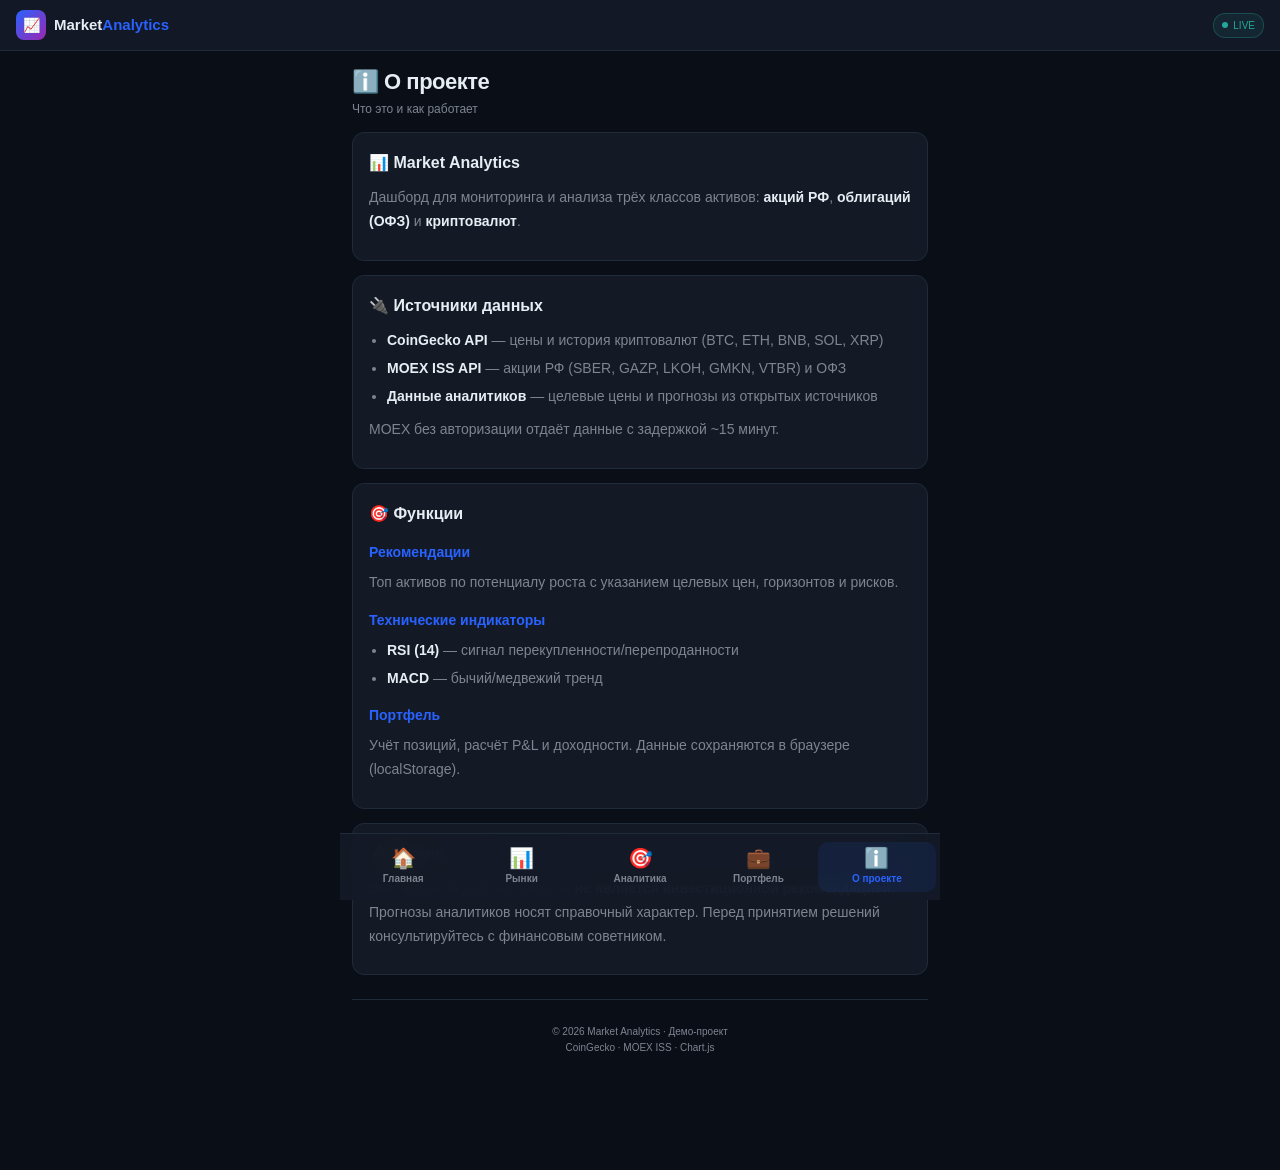
<file: about.html>
<!DOCTYPE html>
<html lang="ru">
<head>
<meta charset="UTF-8">
<meta name="viewport" content="width=device-width, initial-scale=1.0, maximum-scale=1.0, user-scalable=no, viewport-fit=cover">
<meta name="apple-mobile-web-app-capable" content="yes">
<meta name="apple-mobile-web-app-status-bar-style" content="black-translucent">
<meta name="theme-color" content="#0a0e17">
<title>О проекте — Market Analytics</title>
<link rel="stylesheet" href="css/style.css">
</head>
<body>

<header>
  <a href="index.html" class="logo">
    <div class="logo-icon">📈</div>
    <div>Market<span style="color:var(--blue)">Analytics</span></div>
  </a>
  <div class="live-badge">
    <div class="pulse"></div>
    <span>LIVE</span>
  </div>
</header>

<div class="container">

  <div class="page-header">
    <div class="page-title">ℹ️ О проекте</div>
    <div class="page-subtitle">Что это и как работает</div>
  </div>

  <div class="content-page">
    <h2>📊 Market Analytics</h2>
    <p>Дашборд для мониторинга и анализа трёх классов активов: <strong>акций РФ</strong>, <strong>облигаций (ОФЗ)</strong> и <strong>криптовалют</strong>.</p>
  </div>

  <div class="content-page">
    <h2>🔌 Источники данных</h2>
    <ul>
      <li><strong>CoinGecko API</strong> — цены и история криптовалют (BTC, ETH, BNB, SOL, XRP)</li>
      <li><strong>MOEX ISS API</strong> — акции РФ (SBER, GAZP, LKOH, GMKN, VTBR) и ОФЗ</li>
      <li><strong>Данные аналитиков</strong> — целевые цены и прогнозы из открытых источников</li>
    </ul>
    <p>MOEX без авторизации отдаёт данные с задержкой ~15 минут.</p>
  </div>

  <div class="content-page">
    <h2>🎯 Функции</h2>
    <h3>Рекомендации</h3>
    <p>Топ активов по потенциалу роста с указанием целевых цен, горизонтов и рисков.</p>

    <h3>Технические индикаторы</h3>
    <ul>
      <li><strong>RSI (14)</strong> — сигнал перекупленности/перепроданности</li>
      <li><strong>MACD</strong> — бычий/медвежий тренд</li>
    </ul>

    <h3>Портфель</h3>
    <p>Учёт позиций, расчёт P&L и доходности. Данные сохраняются в браузере (localStorage).</p>
  </div>

  <div class="content-page">
    <h2>⚠️ Важно</h2>
    <p>Всё, что вы видите на сайте — <strong>не является инвестиционной рекомендацией</strong>. Прогнозы аналитиков носят справочный характер. Перед принятием решений консультируйтесь с финансовым советником.</p>
  </div>

  <footer>
    © 2026 Market Analytics · Демо-проект<br>
    CoinGecko · MOEX ISS · Chart.js
  </footer>

</div>

<nav class="bottom-nav">
  <a href="index.html" class="nav-item"><span class="nav-item-icon">🏠</span><span>Главная</span></a>
  <a href="markets.html" class="nav-item"><span class="nav-item-icon">📊</span><span>Рынки</span></a>
  <a href="analysis.html" class="nav-item"><span class="nav-item-icon">🎯</span><span>Аналитика</span></a>
  <a href="portfolio.html" class="nav-item"><span class="nav-item-icon">💼</span><span>Портфель</span></a>
  <a href="about.html" class="nav-item"><span class="nav-item-icon">ℹ️</span><span>О проекте</span></a>
</nav>

<script type="module" src="js/app.js"></script>
</body>
</html>
</file>
<file: css/style.css>
/* ============================================================
   MARKET ANALYTICS — основной стиль
   ============================================================ */

* { margin: 0; padding: 0; box-sizing: border-box; -webkit-tap-highlight-color: transparent; }

:root {
  --bg: #0a0e17;
  --bg-card: #131a26;
  --bg-hover: #1a2332;
  --border: #1f2a3a;
  --text: #e6edf3;
  --text-dim: #7d8590;
  --green: #26a69a;
  --red: #ef5350;
  --blue: #2962ff;
  --yellow: #ffb300;
  --purple: #9c27b0;
  --orange: #ff9800;
  --safe-top: env(safe-area-inset-top, 0px);
  --safe-bottom: env(safe-area-inset-bottom, 0px);
}

html, body {
  overflow-x: hidden;
  -webkit-text-size-adjust: 100%;
  -webkit-font-smoothing: antialiased;
  scroll-behavior: smooth;
}

body {
  font-family: -apple-system, 'SF Pro Text', 'Segoe UI', Roboto, sans-serif;
  background: var(--bg);
  color: var(--text);
  min-height: 100vh;
  line-height: 1.5;
  padding-bottom: var(--safe-bottom);
}

/* ========== HEADER ========== */
header {
  background: rgba(19,26,38,0.95);
  backdrop-filter: blur(20px);
  -webkit-backdrop-filter: blur(20px);
  border-bottom: 1px solid var(--border);
  padding: 10px 16px;
  padding-top: calc(10px + var(--safe-top));
  display: flex;
  justify-content: space-between;
  align-items: center;
  position: sticky; top: 0; z-index: 100;
  gap: 8px;
}

.logo { display: flex; align-items: center; gap: 8px; font-size: 15px; font-weight: 700; text-decoration: none; color: var(--text); }
.logo-icon {
  width: 30px; height: 30px;
  background: linear-gradient(135deg, var(--blue), var(--purple));
  border-radius: 8px; display: grid; place-items: center; font-size: 14px;
  flex-shrink: 0;
}

.live-badge {
  display: flex; align-items: center; gap: 5px; font-size: 10px;
  color: var(--green); background: rgba(38,166,154,0.1);
  padding: 4px 8px; border-radius: 12px;
  border: 1px solid rgba(38,166,154,0.3);
  white-space: nowrap; flex-shrink: 0;
}

.pulse { width: 6px; height: 6px; background: var(--green); border-radius: 50%; animation: pulse 1.5s infinite; }
@keyframes pulse { 0%,100%{opacity:1;transform:scale(1)} 50%{opacity:0.4;transform:scale(1.3)} }

/* ========== BOTTOM NAVIGATION ========== */
.bottom-nav {
  position: fixed;
  bottom: 0; left: 0; right: 0;
  background: rgba(19,26,38,0.95);
  backdrop-filter: blur(20px);
  -webkit-backdrop-filter: blur(20px);
  border-top: 1px solid var(--border);
  display: flex;
  justify-content: space-around;
  padding: 8px 4px;
  padding-bottom: calc(8px + var(--safe-bottom));
  z-index: 100;
  max-width: 600px;
  margin: 0 auto;
}

.nav-item {
  flex: 1;
  display: flex;
  flex-direction: column;
  align-items: center;
  gap: 3px;
  padding: 6px 4px;
  color: var(--text-dim);
  text-decoration: none;
  font-size: 10px;
  font-weight: 600;
  border-radius: 10px;
  transition: all 0.2s;
}

.nav-item-icon { font-size: 20px; line-height: 1; }
.nav-item.active { color: var(--blue); background: rgba(41,98,255,0.1); }
.nav-item:active { background: var(--bg-hover); }

/* Отступ снизу под bottom-nav */
.container {
  max-width: 600px;
  margin: 0 auto;
  padding: 14px 12px;
  padding-bottom: calc(90px + var(--safe-bottom));
}

/* ========== PAGE HEADER ========== */
.page-header {
  margin-bottom: 14px;
}
.page-title {
  font-size: 22px;
  font-weight: 800;
  letter-spacing: -0.5px;
}
.page-subtitle {
  font-size: 12px;
  color: var(--text-dim);
  margin-top: 2px;
}

/* ========== RECOMMENDATIONS ========== */
.rec-block {
  background: linear-gradient(135deg, rgba(41,98,255,0.15), rgba(156,39,176,0.1));
  border: 1px solid rgba(41,98,255,0.4);
  border-radius: 14px;
  padding: 14px;
  margin-bottom: 14px;
}

.rec-header { display: flex; flex-direction: column; gap: 10px; margin-bottom: 14px; }
.rec-title { font-size: 16px; font-weight: 800; }
.rec-subtitle { font-size: 11px; color: var(--text-dim); margin-top: 2px; }

.rec-grid {
  display: flex;
  gap: 10px;
  overflow-x: auto;
  padding-bottom: 6px;
  scroll-snap-type: x mandatory;
  -webkit-overflow-scrolling: touch;
  margin: 0 -14px;
  padding-left: 14px;
  padding-right: 14px;
}
.rec-grid::-webkit-scrollbar { display: none; }

.rec-card {
  background: var(--bg-card);
  border: 1px solid var(--border);
  border-radius: 12px;
  padding: 12px;
  min-width: 220px;
  max-width: 220px;
  flex-shrink: 0;
  scroll-snap-align: start;
  position: relative;
  overflow: hidden;
  cursor: pointer;
  transition: border-color 0.2s;
}
.rec-card:active { border-color: var(--blue); }

.rec-card::before {
  content: '';
  position: absolute; top: 0; left: 0; right: 0;
  height: 3px;
  background: linear-gradient(90deg, var(--blue), var(--purple));
}

.rec-asset-header {
  display: flex; justify-content: space-between; align-items: flex-start;
  gap: 6px; margin-bottom: 8px;
}

.rec-rank {
  display: inline-flex; align-items: center; justify-content: center;
  width: 20px; height: 20px; border-radius: 50%;
  background: var(--blue); color: white;
  font-size: 10px; font-weight: 800; margin-right: 5px;
  flex-shrink: 0;
}

.rec-asset-name { font-size: 13px; font-weight: 700; display: flex; align-items: center; }
.rec-asset-type { font-size: 10px; color: var(--text-dim); margin-top: 1px; }

.rec-potential {
  font-size: 18px; font-weight: 800;
  color: var(--green);
  font-variant-numeric: tabular-nums;
  text-align: right;
}
.rec-potential.negative { color: var(--red); }

.rec-details { font-size: 11px; color: var(--text-dim); line-height: 1.5; }
.rec-bar-wrap { height: 4px; background: var(--border); border-radius: 2px; margin-top: 8px; overflow: hidden; }
.rec-bar { height: 100%; background: linear-gradient(90deg, var(--green), #4caf50); }
.rec-bar.negative { background: linear-gradient(90deg, var(--red), #f44336); }

/* ========== BUTTONS ========== */
.btn {
  background: var(--blue); border: none; color: white;
  padding: 10px 16px; border-radius: 8px; cursor: pointer;
  font-size: 13px; font-weight: 600;
  font-family: inherit;
  transition: opacity 0.2s;
}
.btn:active { opacity: 0.7; }
.btn-red { background: var(--red); }
.btn-green { background: var(--green); }
.btn-outline {
  background: transparent;
  border: 1px solid var(--border);
  color: var(--text);
}
.btn-full { width: 100%; }

/* ========== ALLOCATION ========== */
.alloc-grid {
  display: grid;
  grid-template-columns: repeat(2, 1fr);
  gap: 8px;
  margin-top: 14px;
}
.alloc-item {
  background: var(--bg-card);
  border: 1px solid var(--border);
  border-radius: 10px;
  padding: 10px 8px;
  text-align: center;
}
.alloc-pct { font-size: 18px; font-weight: 800; color: var(--blue); }
.alloc-label { font-size: 10px; color: var(--text-dim); margin-top: 3px; line-height: 1.3; }

/* ========== TABS ========== */
.tabs {
  display: flex; gap: 6px; margin-bottom: 14px;
  overflow-x: auto;
  -webkit-overflow-scrolling: touch;
  margin-left: -12px; margin-right: -12px;
  padding: 0 12px 4px;
  scrollbar-width: none;
}
.tabs::-webkit-scrollbar { display: none; }

.tab {
  background: var(--bg-card); border: 1px solid var(--border);
  color: var(--text-dim); padding: 8px 14px; border-radius: 20px;
  cursor: pointer; font-size: 12px; font-weight: 600;
  white-space: nowrap; flex-shrink: 0;
  font-family: inherit;
  transition: all 0.2s;
}
.tab.active { background: var(--blue); border-color: var(--blue); color: white; }

/* ========== STATS ========== */
.stats-bar {
  display: grid;
  grid-template-columns: repeat(2, 1fr);
  gap: 8px;
  margin-bottom: 14px;
}
.stat {
  background: var(--bg-card); border: 1px solid var(--border);
  border-radius: 10px; padding: 10px 12px;
}
.stat-label { font-size: 10px; color: var(--text-dim); text-transform: uppercase; margin-bottom: 4px; letter-spacing: 0.3px; }
.stat-value { font-size: 16px; font-weight: 700; font-variant-numeric: tabular-nums; }

/* ========== CARDS ========== */
.grid {
  display: grid;
  grid-template-columns: 1fr;
  gap: 10px;
  margin-bottom: 14px;
}

.card {
  background: var(--bg-card); border: 1px solid var(--border);
  border-radius: 12px; padding: 14px;
  transition: border-color 0.2s;
  cursor: pointer;
}
.card:active { border-color: var(--blue); }

.card-header { margin-bottom: 8px; }
.asset-name { font-weight: 700; font-size: 14px; display: flex; align-items: center; gap: 8px; }
.asset-symbol { font-size: 11px; color: var(--text-dim); font-weight: 500; }

.asset-icon {
  width: 32px; height: 32px; border-radius: 50%;
  display: grid; place-items: center; font-weight: 700;
  font-size: 11px; color: white; flex-shrink: 0;
}

.price { font-size: 20px; font-weight: 700; margin: 6px 0; font-variant-numeric: tabular-nums; }

.change { display: inline-flex; align-items: center; gap: 3px; font-size: 12px; font-weight: 600; padding: 2px 8px; border-radius: 5px; }
.change.up { color: var(--green); background: rgba(38,166,154,0.12); }
.change.down { color: var(--red); background: rgba(239,83,80,0.12); }

.meta { display: flex; justify-content: space-between; margin-top: 10px; padding-top: 10px; border-top: 1px solid var(--border); font-size: 11px; color: var(--text-dim); }
.meta span strong { color: var(--text); font-weight: 600; }

/* ========== SECTIONS ========== */
.chart-section {
  background: var(--bg-card); border: 1px solid var(--border);
  border-radius: 12px; padding: 14px; margin-bottom: 14px;
}

.section-title {
  font-size: 14px; font-weight: 700; margin-bottom: 12px;
  display: flex; justify-content: space-between; align-items: center;
  gap: 8px; flex-wrap: wrap;
}

.period-btns { display: flex; gap: 4px; }
.period-btn {
  background: transparent; border: 1px solid var(--border);
  color: var(--text-dim); padding: 5px 10px; border-radius: 6px;
  cursor: pointer; font-size: 11px; font-weight: 600;
  font-family: inherit;
  transition: all 0.2s;
}
.period-btn.active { background: var(--blue); border-color: var(--blue); color: white; }

.chart-wrap { height: 240px; position: relative; }
.chart-wrap-sm { height: 160px; position: relative; }

/* ========== INDICATORS ========== */
.indicators-grid {
  display: grid;
  grid-template-columns: 1fr;
  gap: 10px;
  margin-bottom: 14px;
}

.signal-badge {
  display: inline-block; padding: 3px 8px; border-radius: 5px;
  font-size: 10px; font-weight: 700; text-transform: uppercase;
}
.signal-buy { background: rgba(38,166,154,0.15); color: var(--green); }
.signal-sell { background: rgba(239,83,80,0.15); color: var(--red); }
.signal-neutral { background: rgba(255,179,0,0.15); color: var(--yellow); }

/* ========== PORTFOLIO ========== */
.portfolio-inputs {
  display: grid;
  grid-template-columns: 1fr 1fr;
  gap: 8px;
  margin-bottom: 12px;
}
.portfolio-inputs select,
.portfolio-inputs input {
  background: var(--bg-hover); border: 1px solid var(--border);
  color: var(--text); padding: 10px 12px; border-radius: 8px;
  font-size: 14px; outline: none;
  font-family: inherit;
  width: 100%;
  -webkit-appearance: none;
}
.portfolio-inputs select { grid-column: 1 / -1; }
.portfolio-inputs input:focus, .portfolio-inputs select:focus { border-color: var(--blue); }
.portfolio-inputs .btn { grid-column: 1 / -1; padding: 12px; font-size: 14px; }

/* ========== TABLE ========== */
.table-section {
  background: var(--bg-card); border: 1px solid var(--border);
  border-radius: 12px; overflow: hidden;
  overflow-x: auto;
  -webkit-overflow-scrolling: touch;
}

table { width: 100%; border-collapse: collapse; font-size: 12px; min-width: 100%; }
th { text-align: left; padding: 10px 10px; font-size: 10px; text-transform: uppercase; letter-spacing: 0.3px; color: var(--text-dim); border-bottom: 1px solid var(--border); font-weight: 600; white-space: nowrap; }
th:not(:first-child) { text-align: right; }
td { padding: 10px 10px; border-bottom: 1px solid var(--border); font-variant-numeric: tabular-nums; white-space: nowrap; }
td:not(:first-child) { text-align: right; }
tbody tr { transition: background 0.15s; cursor: pointer; }
tbody tr:active { background: var(--bg-hover); }

.coin-cell { display: flex; align-items: center; gap: 8px; font-weight: 600; }
.coin-cell .asset-icon { width: 26px; height: 26px; font-size: 9px; }

.pnl-positive { color: var(--green); font-weight: 700; }
.pnl-negative { color: var(--red); font-weight: 700; }

/* ========== MODAL ========== */
.modal-overlay {
  display: none;
  position: fixed; inset: 0;
  background: rgba(0,0,0,0.8);
  z-index: 1000;
  backdrop-filter: blur(6px);
  -webkit-backdrop-filter: blur(6px);
}
.modal-overlay.active { display: flex; align-items: flex-end; justify-content: center; }

.modal {
  background: var(--bg-card);
  border: 1px solid var(--border);
  border-bottom: none;
  border-radius: 20px 20px 0 0;
  width: 100%;
  max-width: 600px;
  max-height: 90vh;
  overflow-y: auto;
  -webkit-overflow-scrolling: touch;
  padding: 20px 16px;
  padding-bottom: calc(20px + var(--safe-bottom));
  position: relative;
  animation: modalIn 0.25s ease;
}
@keyframes modalIn { from { transform: translateY(100%); } to { transform: translateY(0); } }

.modal::before {
  content: '';
  position: absolute; top: 8px; left: 50%;
  transform: translateX(-50%);
  width: 40px; height: 4px;
  background: var(--border);
  border-radius: 2px;
}

.modal-close {
  position: absolute; top: 16px; right: 16px;
  background: var(--bg-hover); border: 1px solid var(--border);
  color: var(--text-dim); width: 32px; height: 32px;
  border-radius: 50%; cursor: pointer; font-size: 16px;
  display: grid; place-items: center;
  font-family: inherit;
}

.modal-header { display: flex; align-items: center; gap: 12px; margin-bottom: 16px; margin-top: 12px; }
.modal-header .asset-icon { width: 44px; height: 44px; font-size: 14px; }
.modal-title { font-size: 18px; font-weight: 800; }
.modal-subtitle { font-size: 11px; color: var(--text-dim); }

.modal-section { margin-bottom: 16px; }
.modal-section-title {
  font-size: 11px; font-weight: 700; text-transform: uppercase;
  letter-spacing: 0.5px; color: var(--text-dim); margin-bottom: 8px;
}

.forecast-grid {
  display: grid;
  grid-template-columns: repeat(2, 1fr);
  gap: 8px;
}

.forecast-item {
  background: var(--bg-hover);
  border: 1px solid var(--border);
  border-radius: 10px;
  padding: 10px;
  text-align: center;
}
.forecast-label { font-size: 10px; color: var(--text-dim); text-transform: uppercase; margin-bottom: 4px; }
.forecast-value { font-size: 15px; font-weight: 800; font-variant-numeric: tabular-nums; }
.forecast-value.green { color: var(--green); }
.forecast-value.red { color: var(--red); }
.forecast-value.yellow { color: var(--yellow); }

.analyst-quote {
  background: rgba(41,98,255,0.08);
  border-left: 3px solid var(--blue);
  border-radius: 0 10px 10px 0;
  padding: 12px 14px;
  font-size: 12px;
  color: var(--text-dim);
  line-height: 1.6;
}
.analyst-quote strong { color: var(--text); }

.risk-list { list-style: none; }
.risk-list li {
  padding: 8px 0;
  border-bottom: 1px solid var(--border);
  font-size: 12px;
  color: var(--text-dim);
  display: flex; gap: 8px;
}
.risk-list li:last-child { border-bottom: none; }
.risk-list li::before { content: '⚠'; color: var(--yellow); flex-shrink: 0; }

.verdict-badge {
  display: inline-flex; align-items: center; gap: 6px;
  padding: 8px 14px; border-radius: 10px;
  font-size: 13px; font-weight: 800;
  margin-bottom: 14px;
}
.verdict-buy { background: rgba(38,166,154,0.15); color: var(--green); border: 1px solid rgba(38,166,154,0.3); }
.verdict-hold { background: rgba(255,179,0,0.15); color: var(--yellow); border: 1px solid rgba(255,179,0,0.3); }
.verdict-avoid { background: rgba(239,83,80,0.15); color: var(--red); border: 1px solid rgba(239,83,80,0.3); }

/* ========== CONTENT PAGES ========== */
.content-page {
  background: var(--bg-card);
  border: 1px solid var(--border);
  border-radius: 12px;
  padding: 16px;
  margin-bottom: 14px;
  font-size: 14px;
  line-height: 1.7;
}
.content-page h2 {
  font-size: 16px;
  font-weight: 700;
  margin-bottom: 10px;
  color: var(--text);
}
.content-page h3 {
  font-size: 14px;
  font-weight: 700;
  margin: 14px 0 6px;
  color: var(--blue);
}
.content-page p {
  color: var(--text-dim);
  margin-bottom: 10px;
}
.content-page ul {
  margin-left: 18px;
  margin-bottom: 10px;
  color: var(--text-dim);
}
.content-page li { margin-bottom: 4px; }
.content-page strong { color: var(--text); }

/* ========== FOOTER ========== */
footer {
  text-align: center;
  padding: 24px 16px;
  padding-bottom: calc(24px + var(--safe-bottom));
  color: var(--text-dim);
  font-size: 10px;
  border-top: 1px solid var(--border);
  margin-top: 24px;
  line-height: 1.6;
}

/* ========== LOADER ========== */
.loader {
  display: inline-block;
  width: 14px; height: 14px;
  border: 2px solid var(--border);
  border-top-color: var(--blue);
  border-radius: 50%;
  animation: spin 0.8s linear infinite;
}
@keyframes spin { to { transform: rotate(360deg); } }

/* ========== UTILITIES ========== */
.hide-xs { display: table-cell; }
.text-dim { color: var(--text-dim); }
.text-green { color: var(--green); }
.text-red { color: var(--red); }
.mt-2 { margin-top: 8px; }
.mb-2 { margin-bottom: 8px; }

/* ========== RESPONSIVE ========== */
@media (max-width: 380px) {
  .hide-xs { display: none; }
  .container { padding: 10px 8px; }
  .rec-card { min-width: 200px; max-width: 200px; }
  .stat-value { font-size: 14px; }
  .price { font-size: 18px; }
  .rec-title { font-size: 14px; }
  .modal-title { font-size: 16px; }
  .page-title { font-size: 20px; }
  #pfBody td { font-size: 11px; padding: 8px 6px; }
  #pfBody .asset-icon { width: 24px; height: 24px; font-size: 8px; }
  #pfBody .btn { padding: 4px 8px; font-size: 11px; }
}

@media (min-width: 500px) {
  .grid { grid-template-columns: 1fr 1fr; }
}
</file>
